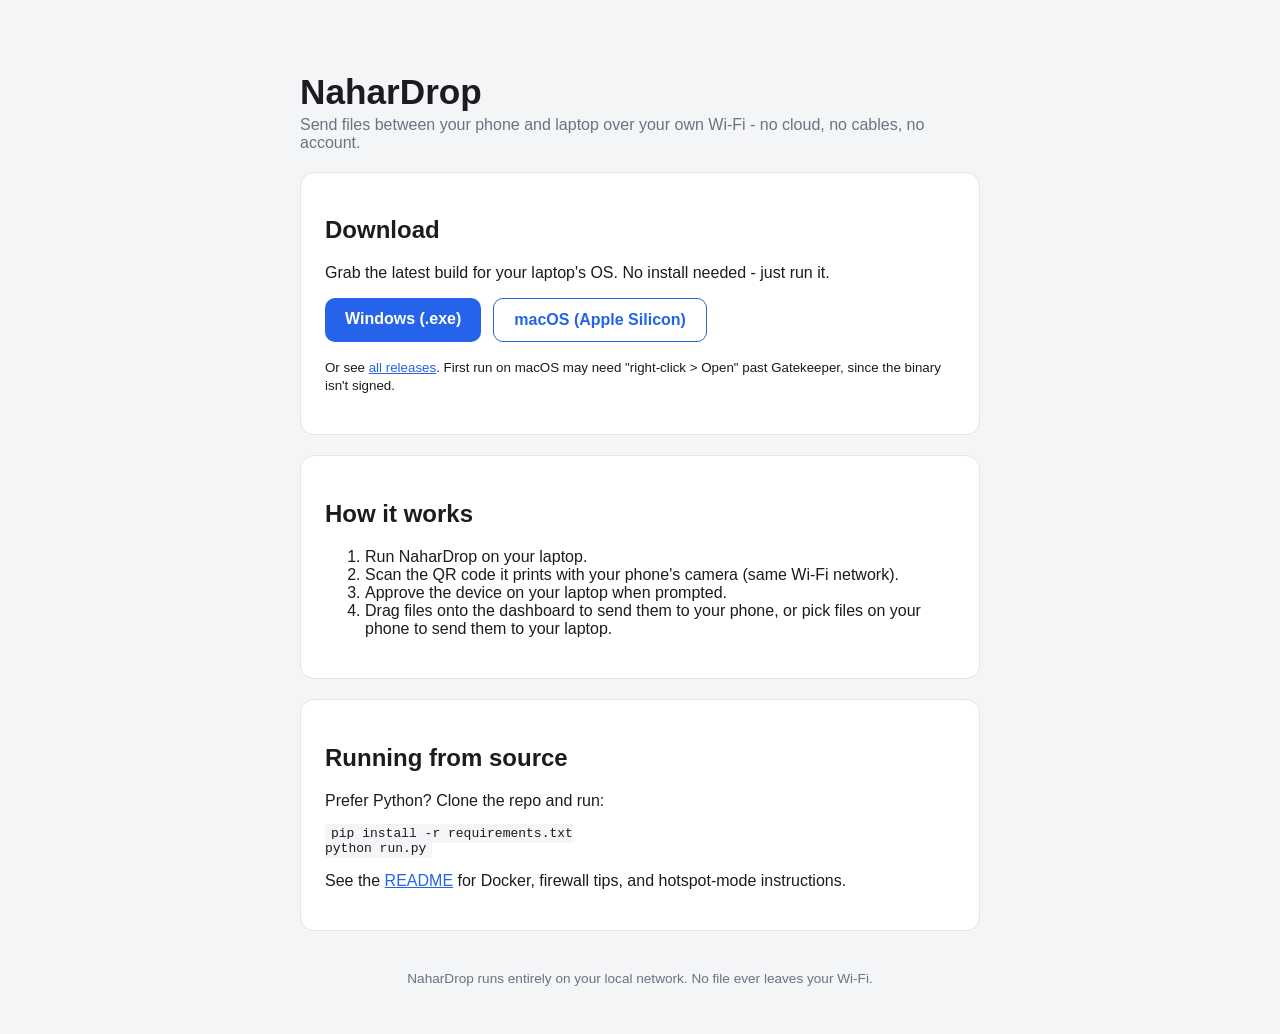
<file: docs/index.html>
<!DOCTYPE html>
<html lang="en">
<head>
<meta charset="UTF-8">
<meta name="viewport" content="width=device-width, initial-scale=1">
<title>NaharDrop</title>
<style>
  :root {
    --bg: #f4f5f7; --card: #ffffff; --text: #1a1c20; --muted: #6b7280;
    --border: #e3e5e8; --accent: #2563eb; --accent-text: #ffffff;
  }
  @media (prefers-color-scheme: dark) {
    :root { --bg:#14161a; --card:#1d2025; --text:#e7e9ec; --muted:#9aa1ab; --border:#2b2f36; --accent:#3b82f6; }
  }
  * { box-sizing: border-box; }
  body {
    margin: 0; background: var(--bg); color: var(--text);
    font-family: -apple-system, BlinkMacSystemFont, "Segoe UI", Roboto, Helvetica, Arial, sans-serif;
  }
  .wrap { max-width: 720px; margin: 0 auto; padding: 48px 20px; }
  h1 { font-size: 2.2rem; margin-bottom: 4px; }
  .tagline { color: var(--muted); margin-top: 0; }
  .card { background: var(--card); border: 1px solid var(--border); border-radius: 14px; padding: 24px; margin: 20px 0; }
  .downloads { display: flex; gap: 12px; flex-wrap: wrap; }
  .btn {
    display: inline-block; background: var(--accent); color: var(--accent-text);
    padding: 12px 20px; border-radius: 10px; text-decoration: none; font-weight: 600;
  }
  .btn.secondary { background: transparent; color: var(--accent); border: 1px solid var(--accent); }
  code { background: var(--bg); padding: 2px 6px; border-radius: 4px; }
  ul { padding-left: 20px; }
  footer { color: var(--muted); font-size: 0.85rem; margin-top: 40px; text-align: center; }
  a { color: var(--accent); }
</style>
</head>
<body>
<div class="wrap">
  <h1>NaharDrop</h1>
  <p class="tagline">Send files between your phone and laptop over your own Wi-Fi - no cloud, no cables, no account.</p>

  <div class="card">
    <h2>Download</h2>
    <p>Grab the latest build for your laptop's OS. No install needed - just run it.</p>
    <div class="downloads">
      <a class="btn" href="https://github.com/naharmaurya127star/NaharDrop/releases/latest/download/nahardrop-windows-x64.exe">Windows (.exe)</a>
      <a class="btn secondary" href="https://github.com/naharmaurya127star/NaharDrop/releases/latest/download/nahardrop-macos-arm64">macOS (Apple Silicon)</a>
    </div>
    <p><small>Or see <a href="https://github.com/naharmaurya127star/NaharDrop/releases">all releases</a>. First run on macOS may need "right-click &gt; Open" past Gatekeeper, since the binary isn't signed.</small></p>
  </div>

  <div class="card">
    <h2>How it works</h2>
    <ol>
      <li>Run NaharDrop on your laptop.</li>
      <li>Scan the QR code it prints with your phone's camera (same Wi-Fi network).</li>
      <li>Approve the device on your laptop when prompted.</li>
      <li>Drag files onto the dashboard to send them to your phone, or pick files on your phone to send them to your laptop.</li>
    </ol>
  </div>

  <div class="card">
    <h2>Running from source</h2>
    <p>Prefer Python? Clone the repo and run:</p>
    <pre><code>pip install -r requirements.txt
python run.py</code></pre>
    <p>See the <a href="https://github.com/naharmaurya127star/NaharDrop#readme">README</a> for Docker, firewall tips, and hotspot-mode instructions.</p>
  </div>

  <footer>NaharDrop runs entirely on your local network. No file ever leaves your Wi-Fi.</footer>
</div>
</body>
</html>
</file>
